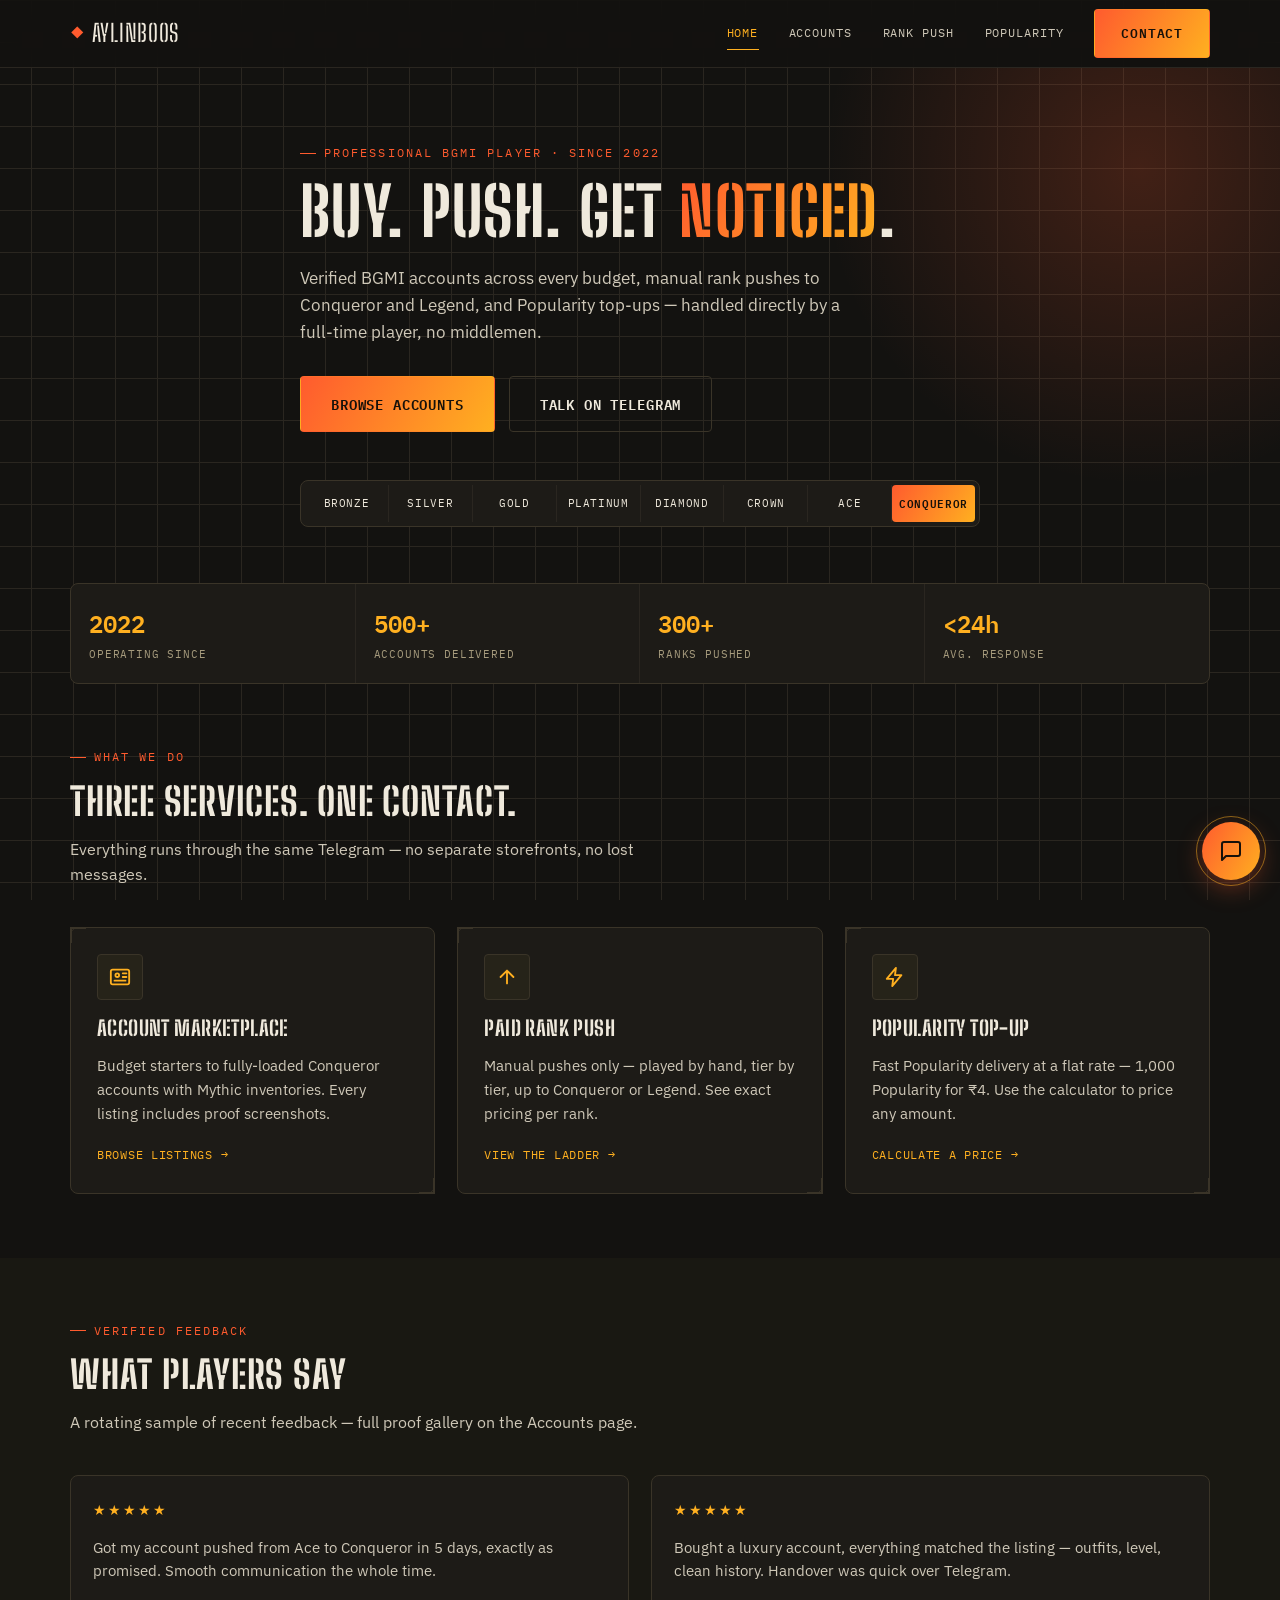
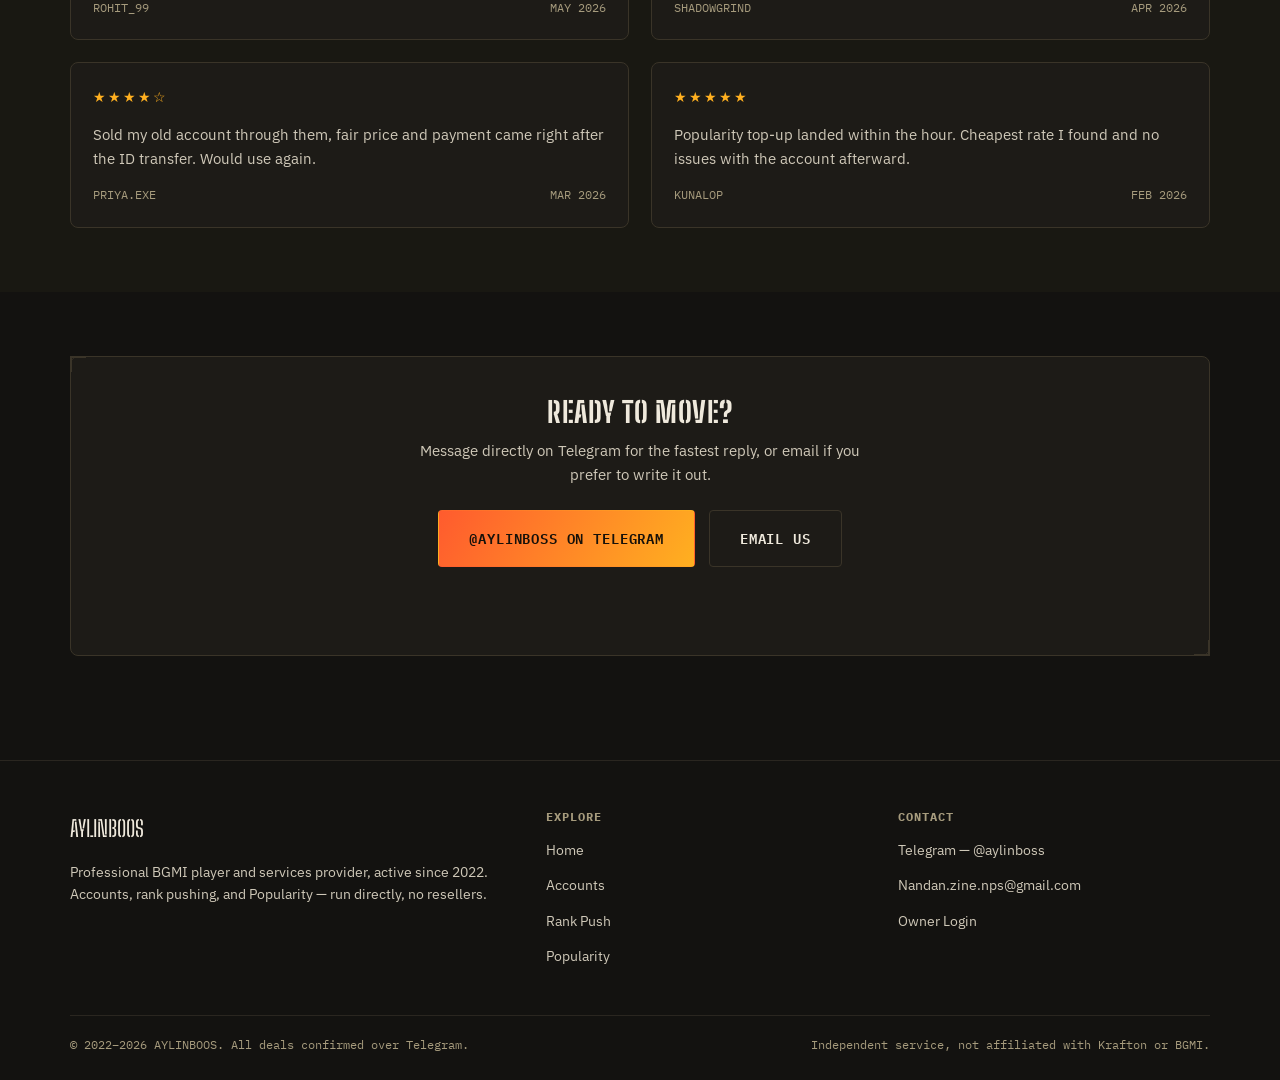
<file: index.html>
<!DOCTYPE html>
<html lang="en">
<head>
<meta charset="UTF-8">
<meta name="viewport" content="width=device-width, initial-scale=1.0">
<title>AYLINBOOS — BGMI Accounts, Rank Push & Popularity</title>
<meta name="description" content="Professional BGMI player since 2022. Buy or sell verified BGMI accounts, get a manual Conqueror/Legend rank push, or top up Popularity.">
<link rel="icon" href="data:image/svg+xml,%3Csvg xmlns='http://www.w3.org/2000/svg' viewBox='0 0 100 100'%3E%3Ctext y='.9em' font-size='90'%3E%F0%9F%91%91%3C/text%3E%3C/svg%3E">
<link rel="stylesheet" href="css/style.css">
</head>
<body>

<nav class="navbar">
  <div class="nav-inner">
    <a href="index.html" class="nav-brand"><span class="dot">◆</span>AYLINBOOS</a>
    <div class="nav-links">
      <a href="index.html" class="nav-link">Home</a>
      <a href="accounts.html" class="nav-link">Accounts</a>
      <a href="rank-push.html" class="nav-link">Rank Push</a>
      <a href="popularity.html" class="nav-link">Popularity</a>
      <a href="https://t.me/aylinboss" target="_blank" rel="noopener" class="btn btn-primary nav-cta">Contact</a>
    </div>
    <button class="nav-toggle" aria-label="Toggle menu">
      <svg width="18" height="18" viewBox="0 0 24 24" fill="none" stroke="currentColor" stroke-width="2" stroke-linecap="round"><line x1="3" y1="6" x2="21" y2="6"></line><line x1="3" y1="12" x2="21" y2="12"></line><line x1="3" y1="18" x2="21" y2="18"></line></svg>
    </button>
  </div>
</nav>

<header class="hero">
  <div class="container hero-inner">
    <div class="eyebrow">Professional BGMI Player · Since 2022</div>
    <h1 class="hero-title">BUY. PUSH. GET <span class="accent">NOTICED</span>.</h1>
    <p class="hero-subtitle">Verified BGMI accounts across every budget, manual rank pushes to Conqueror and Legend, and Popularity top-ups — handled directly by a full-time player, no middlemen.</p>
    <div class="hero-actions">
      <a href="accounts.html" class="btn btn-primary btn-lg">Browse Accounts</a>
      <a href="https://t.me/aylinboss" target="_blank" rel="noopener" class="btn btn-outline btn-lg">Talk on Telegram</a>
    </div>

    <div class="rank-strip mono" aria-label="Rank progression">
      <div class="rank-strip-item reached">Bronze</div>
      <div class="rank-strip-item reached">Silver</div>
      <div class="rank-strip-item reached">Gold</div>
      <div class="rank-strip-item reached">Platinum</div>
      <div class="rank-strip-item reached">Diamond</div>
      <div class="rank-strip-item reached">Crown</div>
      <div class="rank-strip-item reached">Ace</div>
      <div class="rank-strip-item current">Conqueror</div>
    </div>
  </div>
</header>

<div class="container">
  <div class="match-summary">
    <div class="stat">
      <div class="stat-value mono">2022</div>
      <div class="stat-label">Operating Since</div>
    </div>
    <div class="stat">
      <div class="stat-value mono">500+</div>
      <div class="stat-label">Accounts Delivered</div>
    </div>
    <div class="stat">
      <div class="stat-value mono">300+</div>
      <div class="stat-label">Ranks Pushed</div>
    </div>
    <div class="stat">
      <div class="stat-value mono">&lt;24h</div>
      <div class="stat-label">Avg. Response</div>
    </div>
  </div>
</div>

<section class="section">
  <div class="container">
    <div class="section-header">
      <div class="eyebrow">What we do</div>
      <h2 class="section-title">Three services. One contact.</h2>
      <p class="section-subtitle">Everything runs through the same Telegram — no separate storefronts, no lost messages.</p>
    </div>
    <div class="grid grid-3">
      <div class="tac-card">
        <div class="service-icon">
          <svg width="22" height="22" viewBox="0 0 24 24" fill="none" stroke="currentColor" stroke-width="2" stroke-linecap="round" stroke-linejoin="round"><rect x="2" y="4" width="20" height="16" rx="2"></rect><circle cx="9" cy="10" r="2"></circle><path d="M15 8h4M15 12h4M6 16h12"></path></svg>
        </div>
        <h3>Account Marketplace</h3>
        <p>Budget starters to fully-loaded Conqueror accounts with Mythic inventories. Every listing includes proof screenshots.</p>
        <a href="accounts.html" class="card-link">Browse listings →</a>
      </div>
      <div class="tac-card">
        <div class="service-icon">
          <svg width="22" height="22" viewBox="0 0 24 24" fill="none" stroke="currentColor" stroke-width="2" stroke-linecap="round" stroke-linejoin="round"><path d="M12 19V5M5 12l7-7 7 7"></path></svg>
        </div>
        <h3>Paid Rank Push</h3>
        <p>Manual pushes only — played by hand, tier by tier, up to Conqueror or Legend. See exact pricing per rank.</p>
        <a href="rank-push.html" class="card-link">View the ladder →</a>
      </div>
      <div class="tac-card">
        <div class="service-icon">
          <svg width="22" height="22" viewBox="0 0 24 24" fill="none" stroke="currentColor" stroke-width="2" stroke-linecap="round" stroke-linejoin="round"><path d="M13 2 3 14h7l-1 8 10-12h-7l1-8z"></path></svg>
        </div>
        <h3>Popularity Top-Up</h3>
        <p>Fast Popularity delivery at a flat rate — 1,000 Popularity for ₹4. Use the calculator to price any amount.</p>
        <a href="popularity.html" class="card-link">Calculate a price →</a>
      </div>
    </div>
  </div>
</section>

<section class="section section-alt">
  <div class="container">
    <div class="section-header">
      <div class="eyebrow">Verified feedback</div>
      <h2 class="section-title">What players say</h2>
      <p class="section-subtitle">A rotating sample of recent feedback — full proof gallery on the Accounts page.</p>
    </div>
    <div class="grid grid-2" id="testimonials-grid"></div>
  </div>
</section>

<section class="section">
  <div class="container">
    <div class="tac-card" style="padding:40px; text-align:center;">
      <h2 style="font-size:1.8rem; margin-bottom:12px;">Ready to move?</h2>
      <p style="color:var(--paper-dim); max-width:480px; margin:0 auto 24px;">Message directly on Telegram for the fastest reply, or email if you prefer to write it out.</p>
      <div class="hero-actions" style="justify-content:center;">
        <a href="https://t.me/aylinboss" target="_blank" rel="noopener" class="btn btn-primary btn-lg">@aylinboss on Telegram</a>
        <a href="mailto:Nandan.zine.nps@gmail.com" class="btn btn-outline btn-lg">Email Us</a>
      </div>
    </div>
  </div>
</section>

<footer class="footer">
  <div class="container">
    <div class="footer-grid">
      <div>
        <div class="footer-brand">AYLINBOOS</div>
        <p>Professional BGMI player and services provider, active since 2022. Accounts, rank pushing, and Popularity — run directly, no resellers.</p>
      </div>
      <div class="footer-col">
        <h4>Explore</h4>
        <ul>
          <li><a href="index.html">Home</a></li>
          <li><a href="accounts.html">Accounts</a></li>
          <li><a href="rank-push.html">Rank Push</a></li>
          <li><a href="popularity.html">Popularity</a></li>
        </ul>
      </div>
      <div class="footer-col">
        <h4>Contact</h4>
        <ul>
          <li><a href="https://t.me/aylinboss" target="_blank" rel="noopener">Telegram — @aylinboss</a></li>
          <li><a href="mailto:Nandan.zine.nps@gmail.com">Nandan.zine.nps@gmail.com</a></li>
          <li><a href="login.html">Owner Login</a></li>
        </ul>
      </div>
    </div>
    <div class="footer-bottom">
      <span>© 2022–2026 AYLINBOOS. All deals confirmed over Telegram.</span>
      <span>Independent service, not affiliated with Krafton or BGMI.</span>
    </div>
  </div>
</footer>

<div id="chat-widget-mount"></div>

<script src="js/data.js"></script>
<script src="js/main.js"></script>
</body>
</html>
</file>
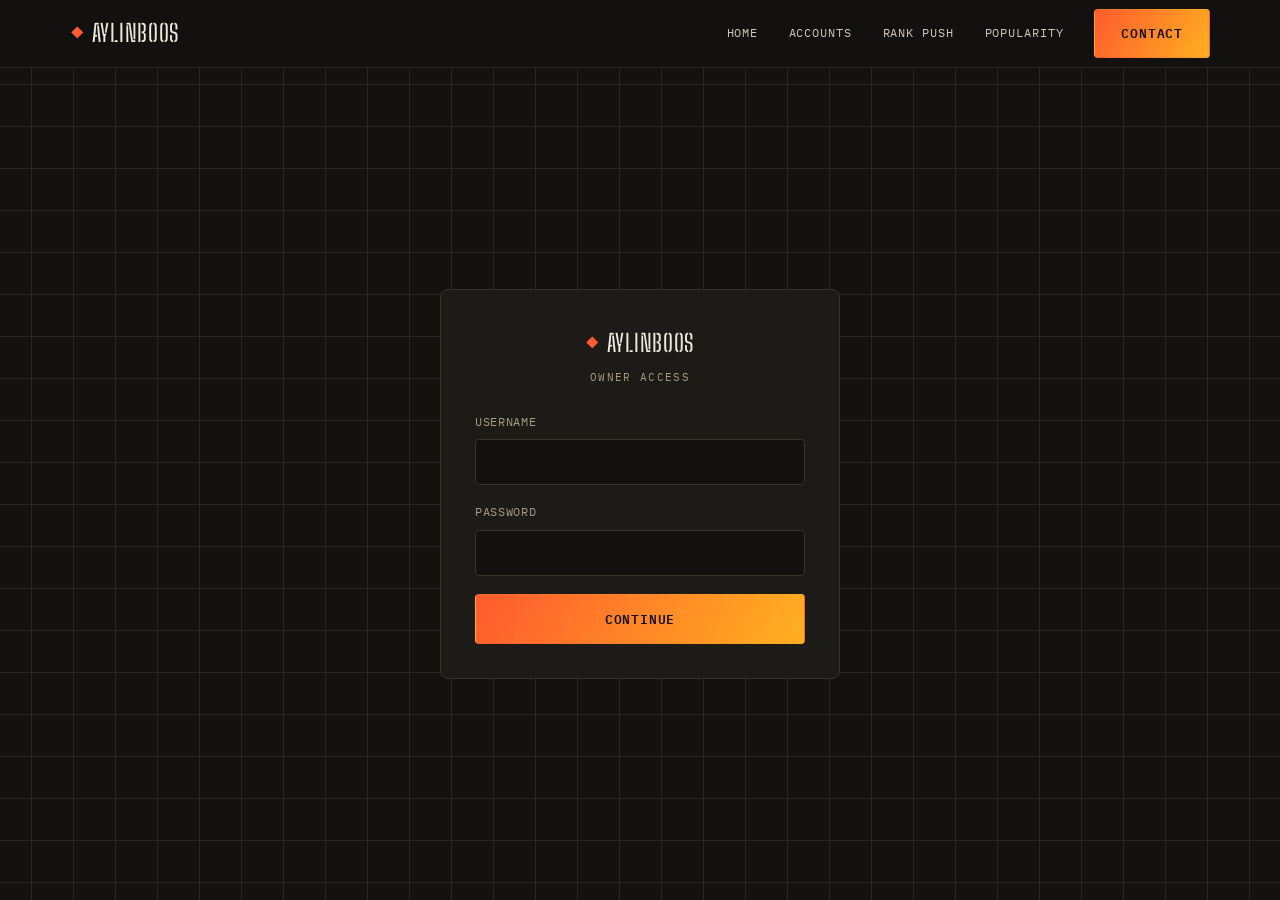
<file: login.html>
<!DOCTYPE html>
<html lang="en">
<head>
<meta charset="UTF-8">
<meta name="viewport" content="width=device-width, initial-scale=1.0">
<title>Owner Login — AYLINBOOS</title>
<meta name="robots" content="noindex, nofollow">
<link rel="icon" href="data:image/svg+xml,%3Csvg xmlns='http://www.w3.org/2000/svg' viewBox='0 0 100 100'%3E%3Ctext y='.9em' font-size='90'%3E%F0%9F%91%91%3C/text%3E%3C/svg%3E">
<link rel="stylesheet" href="css/style.css">
</head>
<body>

<nav class="navbar">
  <div class="nav-inner">
    <a href="index.html" class="nav-brand"><span class="dot">◆</span>AYLINBOOS</a>
    <div class="nav-links">
      <a href="index.html" class="nav-link">Home</a>
      <a href="accounts.html" class="nav-link">Accounts</a>
      <a href="rank-push.html" class="nav-link">Rank Push</a>
      <a href="popularity.html" class="nav-link">Popularity</a>
      <a href="https://t.me/aylinboss" target="_blank" rel="noopener" class="btn btn-primary nav-cta">Contact</a>
    </div>
    <button class="nav-toggle" aria-label="Toggle menu">
      <svg width="18" height="18" viewBox="0 0 24 24" fill="none" stroke="currentColor" stroke-width="2" stroke-linecap="round"><line x1="3" y1="6" x2="21" y2="6"></line><line x1="3" y1="12" x2="21" y2="12"></line><line x1="3" y1="18" x2="21" y2="18"></line></svg>
    </button>
  </div>
</nav>

<div class="login-wrap">
  <div class="login-card">
    <div class="login-brand">
      <div class="nav-brand" style="justify-content:center;"><span class="dot">◆</span>AYLINBOOS</div>
      <div class="tag">Owner Access</div>
    </div>

    <div class="login-step active" id="login-step-1">
      <form id="login-form">
        <div class="form-group">
          <label class="form-label" for="login-username">Username</label>
          <input class="form-input" id="login-username" type="text" autocomplete="username" required>
        </div>
        <div class="form-group">
          <label class="form-label" for="login-password">Password</label>
          <input class="form-input" id="login-password" type="password" autocomplete="current-password" required>
        </div>
        <button type="submit" class="btn btn-primary btn-block">Continue</button>
      </form>
    </div>

    <div class="login-step" id="login-step-2">
      <form id="otp-form">
        <div class="form-group">
          <label class="form-label" for="login-otp">6-digit code</label>
          <input class="form-input mono" id="login-otp" type="text" inputmode="numeric" maxlength="6" autocomplete="one-time-code" placeholder="000000">
        </div>
        <button type="submit" class="btn btn-primary btn-block">Verify & Sign In</button>
      </form>
    </div>

    <div class="form-msg" id="login-msg"></div>
  </div>
</div>

<script src="js/data.js"></script>
<script src="js/main.js"></script>
</body>
</html>
</file>
<file: css/style.css>
/* ==========================================================================
   AYLINBOOS — shared stylesheet
   Design language: tactical / battlegrounds — stencil type, rank-ladder
   structure, HUD corner-brackets, ember (Conqueror) accent used sparingly.
   ========================================================================== */

@import url('https://fonts.googleapis.com/css2?family=Big+Shoulders+Stencil:wght@500;700;800&family=IBM+Plex+Sans:wght@400;500;600;700&family=IBM+Plex+Mono:wght@400;500;600&display=swap');

:root {
  /* color */
  --ink: #131210;
  --panel: #1d1b17;
  --panel-2: #262319;
  --line: #3a3428;
  --line-soft: #2a2620;
  --brass: #a69b7d;
  --paper: #efe9dc;
  --paper-dim: #cfc8b8;
  --ember-1: #ff5b2e;
  --ember-2: #ffb020;
  --signal: #37d67a;
  --danger: #ff6161;

  /* type */
  --font-display: 'Big Shoulders Stencil', sans-serif;
  --font-body: 'IBM Plex Sans', -apple-system, sans-serif;
  --font-mono: 'IBM Plex Mono', monospace;

  /* layout */
  --radius-sm: 4px;
  --radius-md: 8px;
  --container: 1180px;
  --header-h: 68px;
}

* { box-sizing: border-box; }
html { scroll-behavior: smooth; }

body {
  margin: 0;
  background: var(--ink);
  color: var(--paper);
  font-family: var(--font-body);
  font-size: 16px;
  line-height: 1.6;
  -webkit-font-smoothing: antialiased;
  background-image:
    linear-gradient(var(--line-soft) 1px, transparent 1px),
    linear-gradient(90deg, var(--line-soft) 1px, transparent 1px);
  background-size: 42px 42px;
  background-attachment: fixed;
  background-position: center top;
}

img { max-width: 100%; display: block; }
a { color: inherit; text-decoration: none; }
button { font-family: inherit; cursor: pointer; }
ul { margin: 0; padding: 0; list-style: none; }

:focus-visible {
  outline: 2px solid var(--ember-2);
  outline-offset: 2px;
}

.container {
  max-width: var(--container);
  margin: 0 auto;
  padding: 0 20px;
}

h1, h2, h3, h4 {
  font-family: var(--font-display);
  font-weight: 700;
  letter-spacing: 0.02em;
  text-transform: uppercase;
  margin: 0;
  line-height: 1.05;
}

.mono { font-family: var(--font-mono); }

.eyebrow {
  font-family: var(--font-mono);
  font-size: 0.72rem;
  letter-spacing: 0.18em;
  text-transform: uppercase;
  color: var(--ember-1);
  display: flex;
  align-items: center;
  gap: 8px;
  margin-bottom: 14px;
}
.eyebrow::before {
  content: '';
  width: 16px;
  height: 1px;
  background: var(--ember-1);
}

@media (prefers-reduced-motion: reduce) {
  * { animation-duration: 0.01ms !important; animation-iteration-count: 1 !important; transition-duration: 0.01ms !important; scroll-behavior: auto !important; }
}

/* ==========================================================================
   Buttons
   ========================================================================== */

.btn {
  display: inline-flex;
  align-items: center;
  justify-content: center;
  gap: 8px;
  padding: 13px 26px;
  font-family: var(--font-mono);
  font-size: 0.82rem;
  font-weight: 600;
  letter-spacing: 0.06em;
  text-transform: uppercase;
  border-radius: var(--radius-sm);
  border: 1px solid transparent;
  transition: transform 0.15s ease, box-shadow 0.15s ease, background 0.15s ease, border-color 0.15s ease;
  white-space: nowrap;
}
.btn:active { transform: translateY(1px); }

.btn-primary {
  background: linear-gradient(120deg, var(--ember-1), var(--ember-2));
  color: #16110a;
  box-shadow: 0 0 0 rgba(255,91,46,0);
}
.btn-primary:hover { box-shadow: 0 6px 24px rgba(255, 91, 46, 0.35); transform: translateY(-1px); }

.btn-outline {
  background: transparent;
  border-color: var(--line);
  color: var(--paper);
}
.btn-outline:hover { border-color: var(--brass); background: var(--panel-2); }

.btn-block { width: 100%; }
.btn-lg { padding: 16px 30px; font-size: 0.88rem; }

/* ==========================================================================
   Navbar
   ========================================================================== */

.navbar {
  position: sticky;
  top: 0;
  z-index: 100;
  height: var(--header-h);
  background: rgba(19, 18, 16, 0.86);
  backdrop-filter: blur(10px);
  border-bottom: 1px solid var(--line-soft);
}
.nav-inner {
  max-width: var(--container);
  margin: 0 auto;
  padding: 0 20px;
  height: 100%;
  display: flex;
  align-items: center;
  justify-content: space-between;
}
.nav-brand {
  font-family: var(--font-display);
  font-size: 1.5rem;
  letter-spacing: 0.03em;
  display: flex;
  align-items: baseline;
  gap: 6px;
}
.nav-brand .dot { color: var(--ember-1); }

.nav-links {
  display: flex;
  align-items: center;
  gap: 30px;
}
.nav-link {
  font-family: var(--font-mono);
  font-size: 0.78rem;
  letter-spacing: 0.08em;
  text-transform: uppercase;
  color: var(--paper-dim);
  padding: 6px 0;
  border-bottom: 1px solid transparent;
  transition: color 0.15s ease, border-color 0.15s ease;
}
.nav-link:hover { color: var(--paper); }
.nav-link.active { color: var(--ember-2); border-color: var(--ember-2); }

.nav-toggle {
  display: none;
  background: none;
  border: 1px solid var(--line);
  border-radius: var(--radius-sm);
  width: 40px;
  height: 40px;
  align-items: center;
  justify-content: center;
  color: var(--paper);
}

@media (max-width: 860px) {
  .nav-toggle { display: flex; }
  .nav-links {
    position: fixed;
    top: var(--header-h);
    left: 0;
    right: 0;
    background: var(--panel);
    border-bottom: 1px solid var(--line);
    flex-direction: column;
    align-items: stretch;
    gap: 0;
    padding: 8px 20px 20px;
    transform: translateY(-8px);
    opacity: 0;
    pointer-events: none;
    transition: transform 0.18s ease, opacity 0.18s ease;
  }
  .nav-links.open { transform: translateY(0); opacity: 1; pointer-events: auto; }
  .nav-link { padding: 14px 0; border-bottom: 1px solid var(--line-soft); }
  .nav-cta { margin-top: 10px; }
}

/* ==========================================================================
   Hero
   ========================================================================== */

.hero {
  position: relative;
  padding: 76px 0 56px;
  overflow: hidden;
}
.hero::before {
  content: '';
  position: absolute;
  width: 640px;
  height: 640px;
  right: -180px;
  top: -220px;
  background: radial-gradient(circle, rgba(255,91,46,0.20), transparent 70%);
  pointer-events: none;
}
.hero-inner { position: relative; max-width: 720px; }
.hero-title {
  font-size: clamp(2.6rem, 6vw, 4.2rem);
  margin-bottom: 18px;
}
.hero-title .accent {
  background: linear-gradient(120deg, var(--ember-1), var(--ember-2));
  -webkit-background-clip: text;
  background-clip: text;
  color: transparent;
}
.hero-subtitle {
  font-size: 1.05rem;
  color: var(--paper-dim);
  max-width: 560px;
  margin-bottom: 30px;
}
.hero-actions { display: flex; gap: 14px; flex-wrap: wrap; margin-bottom: 48px; }

/* rank ladder strip (signature motif) */
.rank-strip {
  display: flex;
  align-items: center;
  gap: 0;
  border: 1px solid var(--line);
  border-radius: var(--radius-md);
  background: var(--panel);
  padding: 4px;
  overflow-x: auto;
}
.rank-strip-item {
  flex: 1;
  min-width: 78px;
  text-align: center;
  padding: 10px 6px;
  font-family: var(--font-mono);
  font-size: 0.66rem;
  letter-spacing: 0.06em;
  text-transform: uppercase;
  color: var(--brass);
  border-right: 1px solid var(--line-soft);
  position: relative;
}
.rank-strip-item:last-child { border-right: none; }
.rank-strip-item.reached { color: var(--paper); }
.rank-strip-item.current {
  color: #16110a;
  background: linear-gradient(120deg, var(--ember-1), var(--ember-2));
  border-radius: var(--radius-sm);
  font-weight: 600;
}

/* match-summary style trust bar */
.match-summary {
  border: 1px solid var(--line);
  border-radius: var(--radius-md);
  background: var(--panel);
  display: grid;
  grid-template-columns: repeat(4, 1fr);
}
.match-summary .stat {
  padding: 20px 18px;
  border-right: 1px solid var(--line-soft);
}
.match-summary .stat:last-child { border-right: none; }
.match-summary .stat-value {
  font-family: var(--font-mono);
  font-size: 1.5rem;
  font-weight: 600;
  color: var(--ember-2);
}
.match-summary .stat-label {
  font-family: var(--font-mono);
  font-size: 0.66rem;
  letter-spacing: 0.08em;
  text-transform: uppercase;
  color: var(--brass);
  margin-top: 4px;
}

@media (max-width: 700px) {
  .match-summary { grid-template-columns: repeat(2, 1fr); }
  .match-summary .stat:nth-child(2) { border-right: none; }
}

/* ==========================================================================
   Sections
   ========================================================================== */

.section { padding: 64px 0; }
.section-alt { background: rgba(38, 35, 25, 0.35); }
.section-header { max-width: 620px; margin-bottom: 40px; }
.section-title { font-size: clamp(1.7rem, 3.4vw, 2.4rem); margin-bottom: 12px; }
.section-subtitle { color: var(--paper-dim); font-size: 0.98rem; }
.section-top { display: flex; justify-content: space-between; align-items: flex-end; gap: 20px; flex-wrap: wrap; }

.page-hero {
  padding: 52px 0 36px;
  border-bottom: 1px solid var(--line-soft);
}
.page-hero-title { font-size: clamp(2.1rem, 5vw, 3rem); margin-bottom: 14px; }
.page-hero-subtitle { color: var(--paper-dim); max-width: 620px; }

/* ==========================================================================
   Grids & tactical cards (HUD corner-bracket frame)
   ========================================================================== */

.grid { display: grid; gap: 22px; }
.grid-3 { grid-template-columns: repeat(3, 1fr); }
.grid-2 { grid-template-columns: repeat(2, 1fr); }
@media (max-width: 860px) { .grid-3 { grid-template-columns: 1fr 1fr; } }
@media (max-width: 620px) { .grid-3, .grid-2 { grid-template-columns: 1fr; } }

.tac-card {
  position: relative;
  background: var(--panel);
  border: 1px solid var(--line);
  border-radius: var(--radius-md);
  padding: 26px;
  transition: transform 0.15s ease, border-color 0.15s ease;
}
.tac-card::before, .tac-card::after {
  content: '';
  position: absolute;
  width: 14px; height: 14px;
  border: 2px solid var(--line);
  transition: border-color 0.15s ease;
}
.tac-card::before { top: -1px; left: -1px; border-right: none; border-bottom: none; }
.tac-card::after { bottom: -1px; right: -1px; border-left: none; border-top: none; }
.tac-card:hover { transform: translateY(-3px); border-color: var(--line); }
.tac-card:hover::before, .tac-card:hover::after { border-color: var(--ember-2); }

.service-icon {
  width: 46px; height: 46px;
  border-radius: var(--radius-sm);
  background: var(--panel-2);
  border: 1px solid var(--line);
  display: flex; align-items: center; justify-content: center;
  margin-bottom: 18px;
  color: var(--ember-2);
}
.tac-card h3 { font-size: 1.3rem; margin-bottom: 10px; }
.tac-card p { color: var(--paper-dim); font-size: 0.92rem; margin-bottom: 16px; }
.tac-card .card-link {
  font-family: var(--font-mono);
  font-size: 0.75rem;
  letter-spacing: 0.06em;
  text-transform: uppercase;
  color: var(--ember-2);
  display: inline-flex; align-items: center; gap: 6px;
}

/* ==========================================================================
   Badges / tiers
   ========================================================================== */

.badge {
  display: inline-flex;
  align-items: center;
  gap: 6px;
  padding: 5px 11px;
  border-radius: 999px;
  font-family: var(--font-mono);
  font-size: 0.66rem;
  letter-spacing: 0.08em;
  text-transform: uppercase;
  border: 1px solid var(--line);
}
.badge-budget { color: #c9a227; border-color: rgba(201,162,39,0.4); background: rgba(201,162,39,0.08); }
.badge-mid { color: #5aa9c7; border-color: rgba(90,169,199,0.4); background: rgba(90,169,199,0.08); }
.badge-luxury {
  color: #16110a;
  background: linear-gradient(120deg, var(--ember-1), var(--ember-2));
  border-color: transparent;
}
.badge-live {
  color: var(--signal);
  border-color: rgba(55, 214, 122, 0.35);
  background: rgba(55, 214, 122, 0.08);
}
.badge-live .live-dot {
  width: 6px; height: 6px; border-radius: 50%;
  background: var(--signal);
  animation: livePulse 1.6s ease-in-out infinite;
}
@keyframes livePulse { 0%,100% { opacity: 1; } 50% { opacity: 0.35; } }

/* ==========================================================================
   Account cards
   ========================================================================== */

.account-card { display: flex; flex-direction: column; }
.account-top { display: flex; justify-content: space-between; align-items: flex-start; margin-bottom: 14px; }
.account-price { font-family: var(--font-mono); font-size: 1.4rem; font-weight: 600; color: var(--paper); }
.account-price small { font-size: 0.7rem; color: var(--brass); font-weight: 400; }
.account-card h3 { font-size: 1.15rem; text-transform: none; letter-spacing: 0; margin-bottom: 10px; }
.account-highlights { margin-bottom: 18px; }
.account-highlights li {
  font-size: 0.85rem;
  color: var(--paper-dim);
  padding-left: 16px;
  position: relative;
  margin-bottom: 6px;
}
.account-highlights li::before {
  content: '›';
  position: absolute; left: 0; color: var(--ember-2);
  font-family: var(--font-mono);
}
.account-card .btn { margin-top: auto; }

.filter-tabs { display: flex; gap: 10px; flex-wrap: wrap; margin-bottom: 30px; }
.filter-btn {
  padding: 9px 18px;
  border: 1px solid var(--line);
  border-radius: 999px;
  background: transparent;
  color: var(--paper-dim);
  font-family: var(--font-mono);
  font-size: 0.74rem;
  letter-spacing: 0.06em;
  text-transform: uppercase;
  transition: all 0.15s ease;
}
.filter-btn:hover { border-color: var(--brass); color: var(--paper); }
.filter-btn.active {
  background: var(--paper);
  color: var(--ink);
  border-color: var(--paper);
}

.pagination { display: flex; justify-content: center; gap: 8px; margin-top: 36px; }
.page-btn {
  width: 38px; height: 38px;
  display: flex; align-items: center; justify-content: center;
  border: 1px solid var(--line);
  border-radius: var(--radius-sm);
  background: var(--panel);
  color: var(--paper-dim);
  font-family: var(--font-mono);
  font-size: 0.82rem;
}
.page-btn:hover { border-color: var(--brass); }
.page-btn.active { background: var(--ember-1); border-color: var(--ember-1); color: #16110a; font-weight: 600; }
.page-btn:disabled { opacity: 0.35; cursor: not-allowed; }

/* ==========================================================================
   Rank ladder pricing (rank-push page — signature layout)
   ========================================================================== */

.ladder { position: relative; max-width: 640px; margin: 0 auto; }
.ladder::before {
  content: '';
  position: absolute;
  left: 27px; top: 8px; bottom: 8px;
  width: 1px;
  background: linear-gradient(var(--line), var(--ember-1));
}
.ladder-rung {
  position: relative;
  display: flex;
  align-items: center;
  gap: 22px;
  padding: 18px 0;
}
.ladder-node {
  width: 56px; height: 56px;
  flex-shrink: 0;
  border-radius: 50%;
  background: var(--panel);
  border: 1px solid var(--line);
  display: flex; align-items: center; justify-content: center;
  font-family: var(--font-mono);
  font-size: 0.62rem;
  text-align: center;
  color: var(--brass);
  position: relative;
  z-index: 1;
  line-height: 1.15;
}
.ladder-rung:last-child .ladder-node {
  background: linear-gradient(120deg, var(--ember-1), var(--ember-2));
  color: #16110a;
  border-color: transparent;
  font-weight: 700;
}
.ladder-body {
  flex: 1;
  display: flex;
  justify-content: space-between;
  align-items: center;
  gap: 14px;
  background: var(--panel);
  border: 1px solid var(--line);
  border-radius: var(--radius-md);
  padding: 16px 20px;
  flex-wrap: wrap;
}
.ladder-name { font-family: var(--font-display); font-size: 1.15rem; letter-spacing: 0.02em; }
.ladder-meta { font-family: var(--font-mono); font-size: 0.72rem; color: var(--brass); margin-top: 4px; text-transform: uppercase; }
.ladder-price { font-family: var(--font-mono); font-size: 1.3rem; font-weight: 600; color: var(--ember-2); white-space: nowrap; }

/* ==========================================================================
   Testimonials / proof
   ========================================================================== */

.testimonial-card { background: var(--panel); border: 1px solid var(--line); border-radius: var(--radius-md); padding: 22px; }
.stars { color: var(--ember-2); font-size: 0.9rem; letter-spacing: 2px; margin-bottom: 10px; }
.testimonial-text { font-size: 0.92rem; color: var(--paper-dim); margin-bottom: 16px; }
.testimonial-meta { display: flex; justify-content: space-between; font-family: var(--font-mono); font-size: 0.72rem; color: var(--brass); text-transform: uppercase; }

.proof-grid { display: grid; grid-template-columns: repeat(3, 1fr); gap: 16px; }
@media (max-width: 760px) { .proof-grid { grid-template-columns: repeat(2, 1fr); } }
@media (max-width: 480px) { .proof-grid { grid-template-columns: 1fr; } }

.proof-card { border: 1px solid var(--line); border-radius: var(--radius-md); overflow: hidden; background: var(--panel); }
.proof-image-wrap {
  aspect-ratio: 4 / 3;
  background: var(--panel-2);
  display: flex; align-items: center; justify-content: center;
  position: relative;
  border-bottom: 1px solid var(--line);
}
.proof-image-wrap img { width: 100%; height: 100%; object-fit: cover; }
.proof-image-wrap.img-fallback { flex-direction: column; gap: 8px; }
.proof-image-wrap.img-fallback img { display: none; }
.proof-fallback-label {
  display: none;
  font-family: var(--font-mono);
  font-size: 0.68rem;
  letter-spacing: 0.05em;
  text-transform: uppercase;
  color: var(--brass);
  text-align: center;
  padding: 0 14px;
}
.proof-image-wrap.img-fallback .proof-fallback-label { display: block; }
.proof-caption { padding: 12px 14px; font-size: 0.8rem; color: var(--paper-dim); }

/* ==========================================================================
   Forms
   ========================================================================== */

.form-card { background: var(--panel); border: 1px solid var(--line); border-radius: var(--radius-md); padding: 30px; }
.form-group { margin-bottom: 18px; }
.form-label {
  display: block;
  font-family: var(--font-mono);
  font-size: 0.72rem;
  letter-spacing: 0.06em;
  text-transform: uppercase;
  color: var(--brass);
  margin-bottom: 8px;
}
.form-input, .form-select {
  width: 100%;
  background: var(--ink);
  border: 1px solid var(--line);
  border-radius: var(--radius-sm);
  padding: 12px 14px;
  color: var(--paper);
  font-family: var(--font-body);
  font-size: 0.95rem;
  transition: border-color 0.15s ease;
}
.form-input:focus, .form-select:focus { border-color: var(--ember-1); outline: none; }
.form-hint { font-size: 0.78rem; color: var(--brass); margin-top: 8px; }
.form-msg { font-size: 0.85rem; margin-top: 14px; padding: 10px 14px; border-radius: var(--radius-sm); display: none; }
.form-msg.show { display: block; }
.form-msg.info { background: rgba(90,169,199,0.1); color: #7cc3de; border: 1px solid rgba(90,169,199,0.3); }
.form-msg.error { background: rgba(255,97,97,0.1); color: var(--danger); border: 1px solid rgba(255,97,97,0.3); }

/* ==========================================================================
   Popularity calculator
   ========================================================================== */

.calc-card { background: var(--panel); border: 1px solid var(--line); border-radius: var(--radius-md); padding: 30px; max-width: 480px; }
.calc-row { display: flex; align-items: center; gap: 16px; margin-bottom: 20px; }
.calc-readout {
  font-family: var(--font-mono);
  border: 1px dashed var(--line);
  border-radius: var(--radius-sm);
  padding: 18px;
  display: flex;
  justify-content: space-between;
  align-items: baseline;
}
.calc-readout .label { font-size: 0.72rem; color: var(--brass); text-transform: uppercase; letter-spacing: 0.06em; }
.calc-readout .value { font-size: 1.8rem; color: var(--ember-2); font-weight: 600; }

/* ==========================================================================
   Login page
   ========================================================================== */

.login-wrap {
  min-height: calc(100vh - var(--header-h));
  display: flex;
  align-items: center;
  justify-content: center;
  padding: 60px 20px;
}
.login-card { width: 100%; max-width: 400px; background: var(--panel); border: 1px solid var(--line); border-radius: var(--radius-md); padding: 34px; }
.login-brand { text-align: center; margin-bottom: 26px; }
.login-brand .tag { font-family: var(--font-mono); font-size: 0.7rem; color: var(--brass); letter-spacing: 0.12em; text-transform: uppercase; margin-top: 6px; }
.login-step { display: none; }
.login-step.active { display: block; }

/* ==========================================================================
   Footer
   ========================================================================== */

.footer { border-top: 1px solid var(--line-soft); padding: 50px 0 26px; margin-top: 40px; }
.footer-grid { display: grid; grid-template-columns: 1.4fr 1fr 1fr; gap: 40px; margin-bottom: 36px; }
@media (max-width: 700px) { .footer-grid { grid-template-columns: 1fr; gap: 28px; } }
.footer-brand { font-family: var(--font-display); font-size: 1.4rem; margin-bottom: 10px; }
.footer p { color: var(--paper-dim); font-size: 0.88rem; }
.footer-col h4 { font-family: var(--font-mono); font-size: 0.72rem; letter-spacing: 0.08em; color: var(--brass); margin-bottom: 14px; text-transform: uppercase; }
.footer-col li { margin-bottom: 10px; }
.footer-col a { font-size: 0.88rem; color: var(--paper-dim); transition: color 0.15s ease; }
.footer-col a:hover { color: var(--ember-2); }
.footer-bottom {
  border-top: 1px solid var(--line-soft);
  padding-top: 20px;
  display: flex;
  justify-content: space-between;
  flex-wrap: wrap;
  gap: 10px;
  font-family: var(--font-mono);
  font-size: 0.72rem;
  color: var(--brass);
}
.footer-bottom a { color: var(--brass); }
.footer-bottom a:hover { color: var(--ember-2); }

/* ==========================================================================
   Floating chat
   ========================================================================== */

.chat-fab {
  position: fixed;
  right: 20px;
  bottom: 20px;
  z-index: 200;
  width: 58px; height: 58px;
  border-radius: 50%;
  background: linear-gradient(120deg, var(--ember-1), var(--ember-2));
  border: none;
  display: flex; align-items: center; justify-content: center;
  box-shadow: 0 8px 24px rgba(255, 91, 46, 0.35);
  color: #16110a;
}
.chat-fab::before {
  content: '';
  position: absolute;
  inset: -6px;
  border-radius: 50%;
  border: 1px solid rgba(255, 176, 32, 0.5);
  animation: ringPulse 2.2s ease-out infinite;
}
@keyframes ringPulse {
  0% { transform: scale(0.9); opacity: 0.9; }
  100% { transform: scale(1.35); opacity: 0; }
}

.chat-panel {
  position: fixed;
  right: 20px;
  bottom: 90px;
  z-index: 200;
  width: 300px;
  max-width: calc(100vw - 40px);
  background: var(--panel);
  border: 1px solid var(--line);
  border-radius: var(--radius-md);
  overflow: hidden;
  transform: translateY(12px) scale(0.98);
  opacity: 0;
  pointer-events: none;
  transition: transform 0.18s ease, opacity 0.18s ease;
  box-shadow: 0 20px 50px rgba(0,0,0,0.5);
}
.chat-panel.open { transform: translateY(0) scale(1); opacity: 1; pointer-events: auto; }
.chat-panel-header {
  background: var(--panel-2);
  padding: 16px 18px;
  border-bottom: 1px solid var(--line);
}
.chat-panel-header .name { font-family: var(--font-display); font-size: 1.1rem; }
.chat-panel-body { padding: 18px; }
.chat-panel-body p { font-size: 0.85rem; color: var(--paper-dim); margin: 0 0 16px; }
.chat-quick { display: flex; flex-direction: column; gap: 8px; }
</file>
